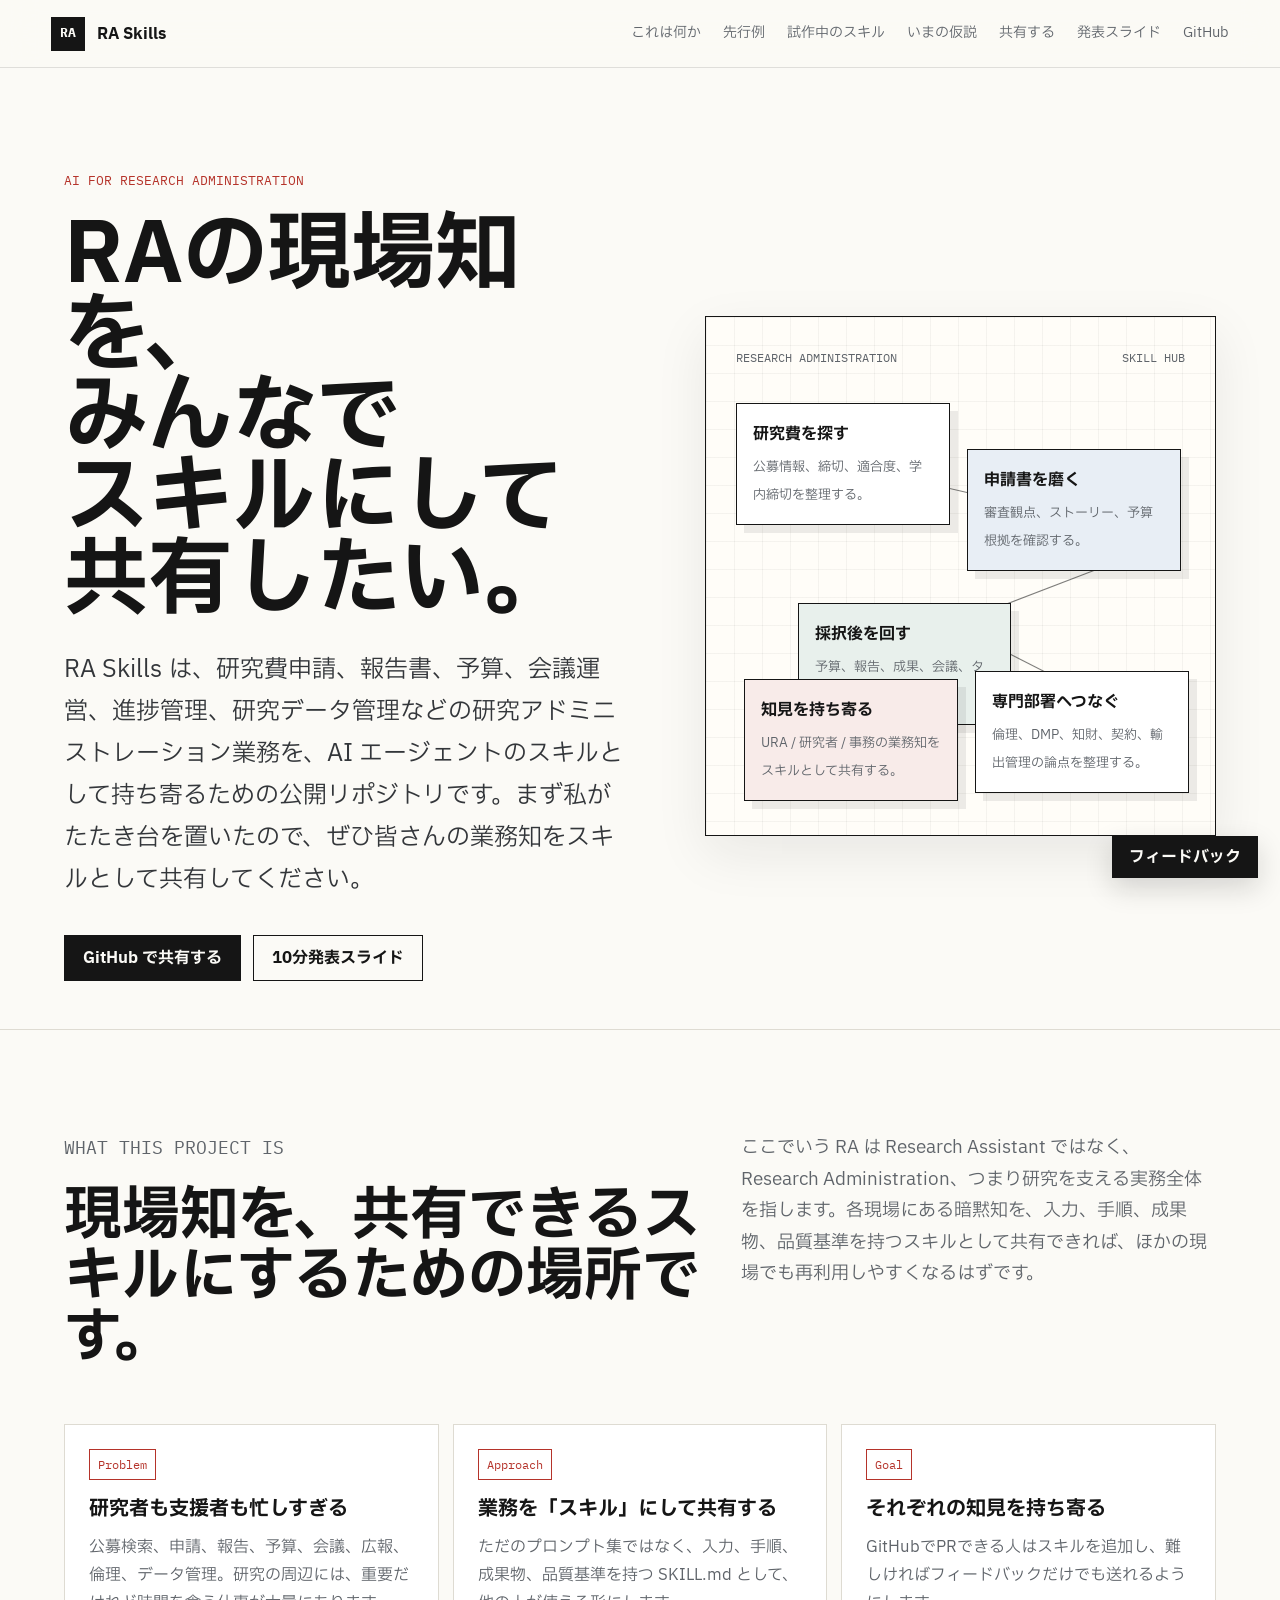
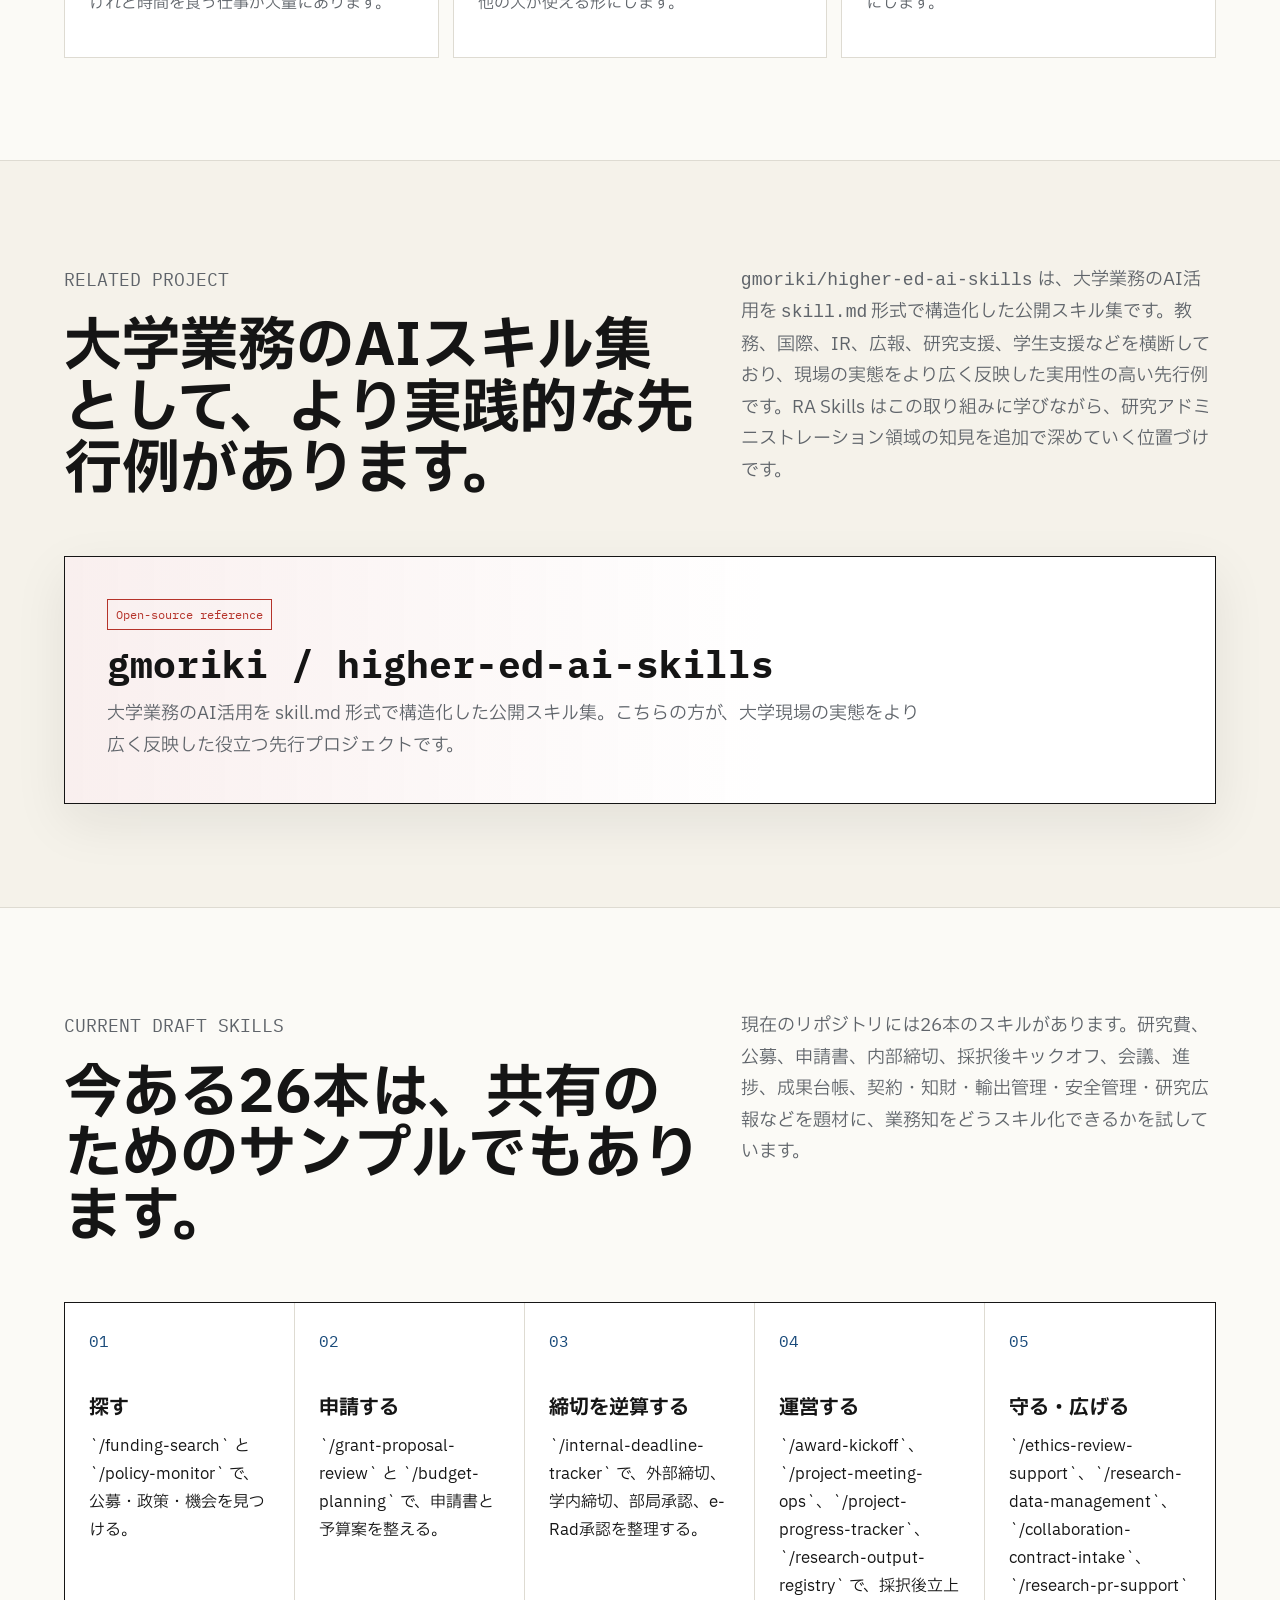
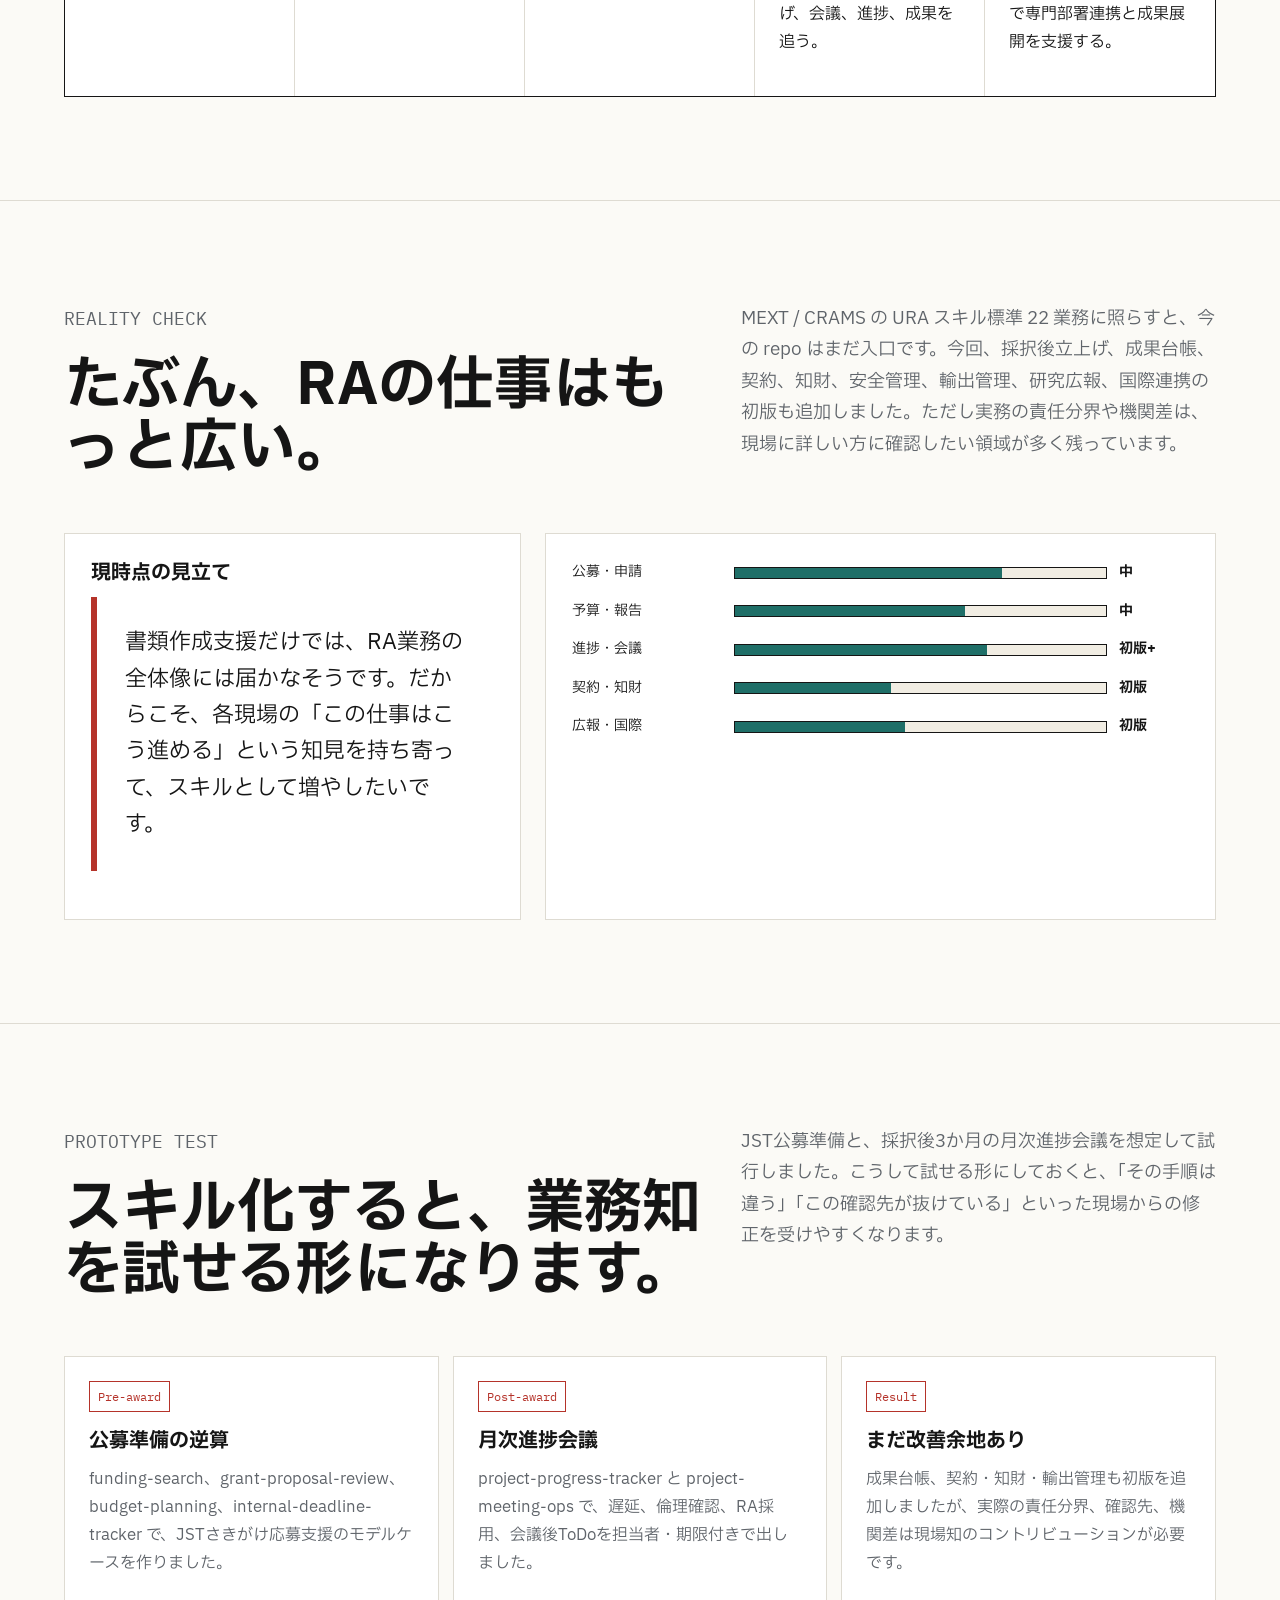
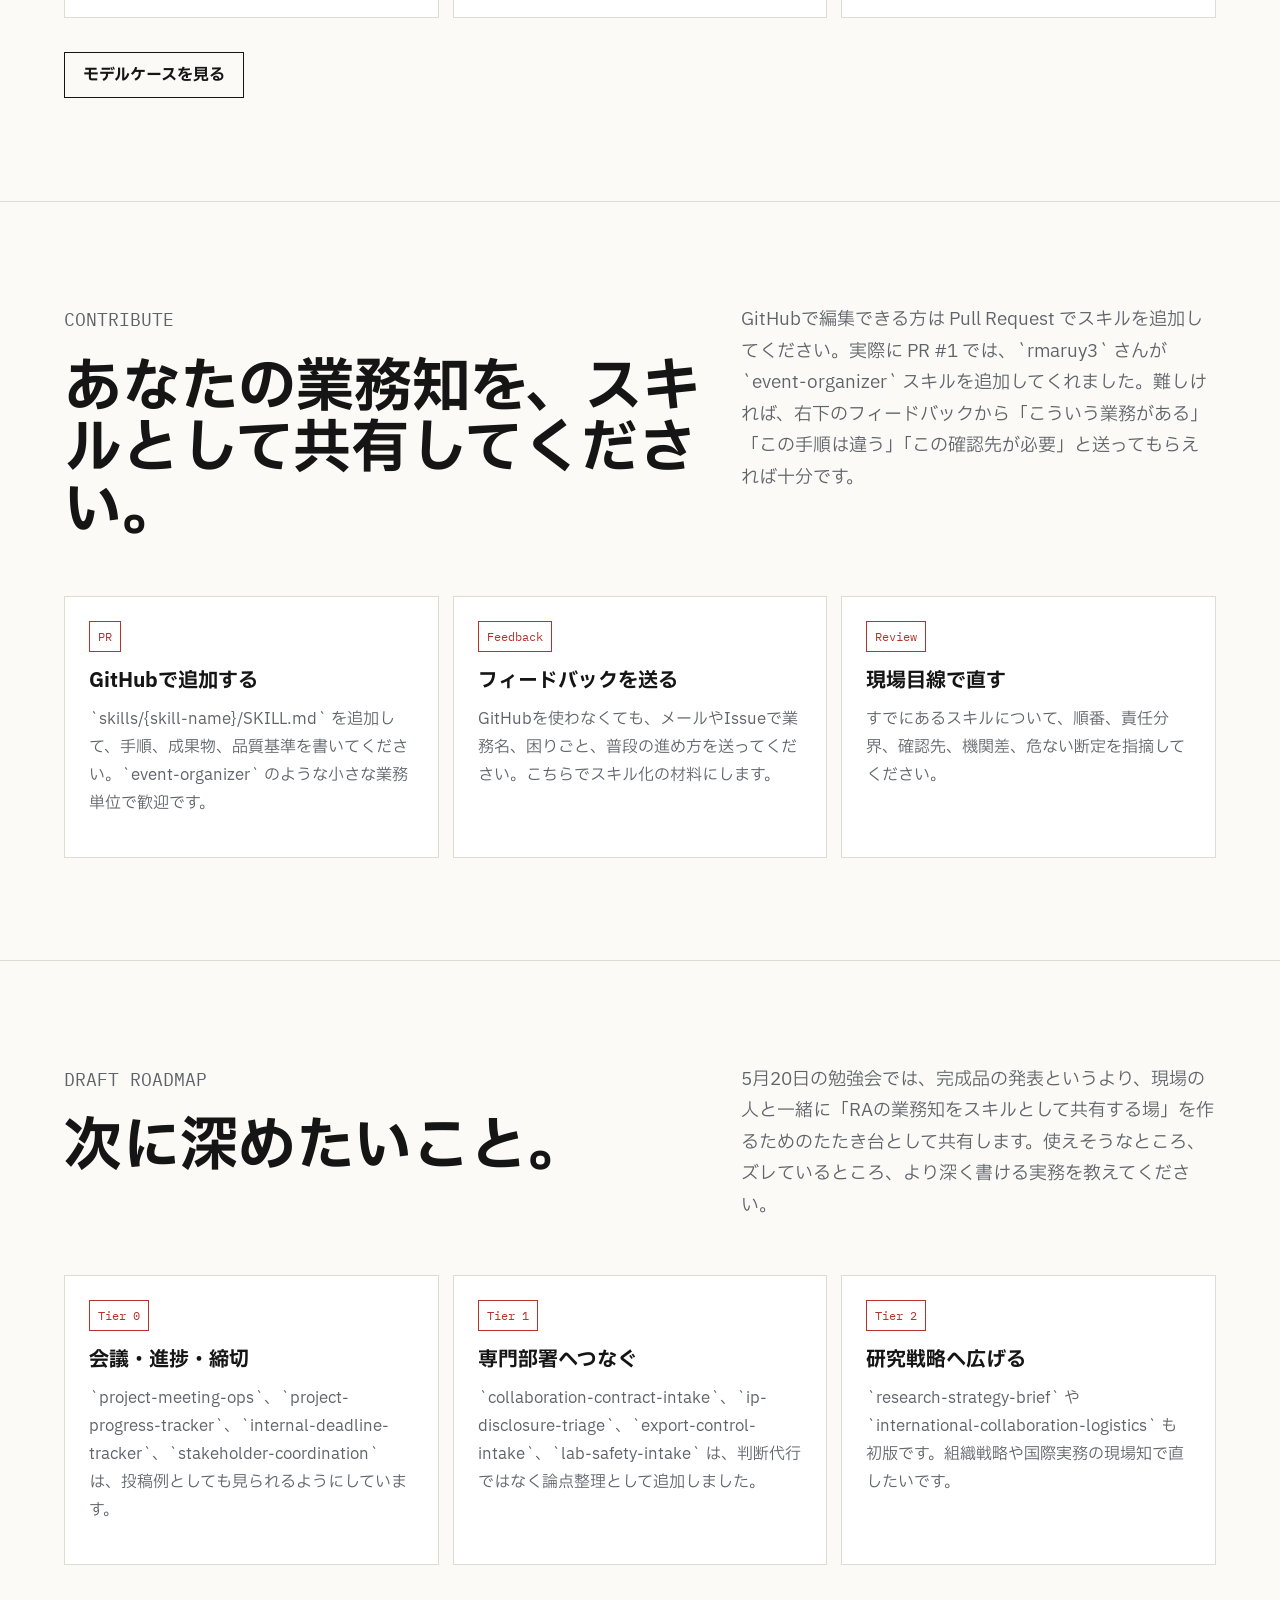
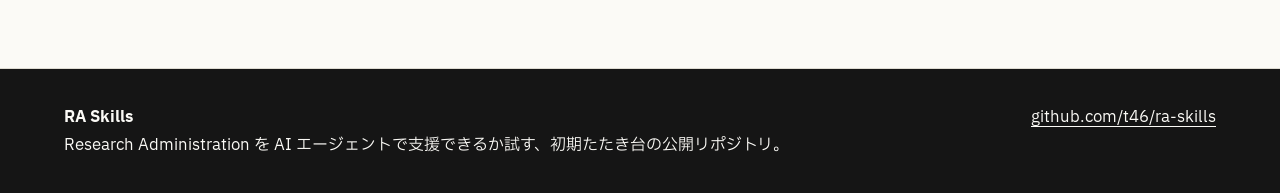
<file: index.html>
<!doctype html>
<html lang="ja">
  <head>
    <meta charset="utf-8">
    <meta name="viewport" content="width=device-width, initial-scale=1">
    <title>RA Skills | AI for Research Administration</title>
    <meta name="description" content="RA Skills は、研究アドミニストレーションの現場知を AI エージェントのスキルとして共有するための公開リポジトリです。">
    <link rel="canonical" href="https://t46.github.io/ra-skills/">
    <meta property="og:site_name" content="RA Skills">
    <meta property="og:title" content="RA Skills | AI for Research Administration">
    <meta property="og:description" content="研究アドミニストレーションの現場知を、AIエージェントのスキルとして共有するための公開リポジトリです。">
    <meta property="og:type" content="website">
    <meta property="og:url" content="https://t46.github.io/ra-skills/">
    <meta property="og:image" content="https://t46.github.io/ra-skills/assets/og-image-v2.png">
    <meta property="og:image:secure_url" content="https://t46.github.io/ra-skills/assets/og-image-v2.png">
    <meta property="og:image:type" content="image/png">
    <meta property="og:image:width" content="1200">
    <meta property="og:image:height" content="630">
    <meta name="twitter:card" content="summary_large_image">
    <meta name="twitter:domain" content="t46.github.io">
    <meta name="twitter:url" content="https://t46.github.io/ra-skills/">
    <meta name="twitter:title" content="RA Skills | AI for Research Administration">
    <meta name="twitter:description" content="研究アドミニストレーションの現場知を、AIエージェントのスキルとして共有するための公開リポジトリです。">
    <meta name="twitter:image" content="https://t46.github.io/ra-skills/assets/og-image-v2.png">
    <meta name="twitter:image:src" content="https://t46.github.io/ra-skills/assets/og-image-v2.png">
    <link rel="icon" href="data:image/svg+xml,%3Csvg xmlns='http://www.w3.org/2000/svg' viewBox='0 0 64 64'%3E%3Crect width='64' height='64' fill='%23151515'/%3E%3Ctext x='32' y='39' text-anchor='middle' font-size='18' font-family='monospace' fill='%23fbfaf6'%3ERA%3C/text%3E%3C/svg%3E">
    <link rel="preconnect" href="https://fonts.googleapis.com">
    <link rel="preconnect" href="https://fonts.gstatic.com" crossorigin>
    <link href="https://fonts.googleapis.com/css2?family=IBM+Plex+Mono:wght@400;600;700&family=IBM+Plex+Sans+JP:wght@400;500;700&display=swap" rel="stylesheet">
    <link rel="stylesheet" href="assets/site.css">
  </head>
  <body>
    <header class="site-header">
      <a class="brand" href="#">
        <span class="brand-mark">RA</span>
        <span>RA Skills</span>
      </a>
      <nav class="nav" aria-label="Primary">
        <a href="#what">これは何か</a>
        <a href="#related">先行例</a>
        <a href="#skills">試作中のスキル</a>
        <a href="#map">いまの仮説</a>
        <a href="#contribute">共有する</a>
        <a href="slides/">発表スライド</a>
        <a href="https://github.com/t46/ra-skills">GitHub</a>
      </nav>
    </header>

    <main>
      <section class="hero">
        <div>
          <p class="eyebrow">AI for Research Administration</p>
          <h1>
            <span>RAの現場知を、</span>
            <span>みんなで</span>
            <span>スキルにして</span>
            <span>共有したい。</span>
          </h1>
          <p class="lead">
            RA Skills は、研究費申請、報告書、予算、会議運営、進捗管理、研究データ管理などの研究アドミニストレーション業務を、AI エージェントのスキルとして持ち寄るための公開リポジトリです。まず私がたたき台を置いたので、ぜひ皆さんの業務知をスキルとして共有してください。
          </p>
          <div class="actions">
            <a class="button" href="https://github.com/t46/ra-skills">GitHub で共有する</a>
            <a class="button secondary" href="slides/">10分発表スライド</a>
          </div>
        </div>

        <div class="hero-visual" aria-label="RA Skills の概念図">
          <div class="system-map">
            <div class="map-title">
              <span>RESEARCH ADMINISTRATION</span>
              <span>SKILL HUB</span>
            </div>
            <div class="map-line line-1"></div>
            <div class="map-line line-2"></div>
            <div class="map-line line-3"></div>
            <div class="map-node node-a">
              <strong>研究費を探す</strong>
              <span>公募情報、締切、適合度、学内締切を整理する。</span>
            </div>
            <div class="map-node node-b">
              <strong>申請書を磨く</strong>
              <span>審査観点、ストーリー、予算根拠を確認する。</span>
            </div>
            <div class="map-node node-c">
              <strong>採択後を回す</strong>
              <span>予算、報告、成果、会議、タスクを追う。</span>
            </div>
            <div class="map-node node-d">
              <strong>専門部署へつなぐ</strong>
              <span>倫理、DMP、知財、契約、輸出管理の論点を整理する。</span>
            </div>
            <div class="map-node node-e">
              <strong>知見を持ち寄る</strong>
              <span>URA / 研究者 / 事務の業務知をスキルとして共有する。</span>
            </div>
          </div>
        </div>
      </section>

      <section class="section" id="what">
        <div class="section-head">
          <div>
            <p class="eyebrow">What this project is</p>
            <h2>現場知を、共有できるスキルにするための場所です。</h2>
          </div>
          <p>
            ここでいう RA は Research Assistant ではなく、Research Administration、つまり研究を支える実務全体を指します。各現場にある暗黙知を、入力、手順、成果物、品質基準を持つスキルとして共有できれば、ほかの現場でも再利用しやすくなるはずです。
          </p>
        </div>

        <div class="cards">
          <article class="card">
            <span class="label">Problem</span>
            <h3>研究者も支援者も忙しすぎる</h3>
            <p>公募検索、申請、報告、予算、会議、広報、倫理、データ管理。研究の周辺には、重要だけれど時間を食う仕事が大量にあります。</p>
          </article>
          <article class="card">
            <span class="label">Approach</span>
            <h3>業務を「スキル」にして共有する</h3>
            <p>ただのプロンプト集ではなく、入力、手順、成果物、品質基準を持つ SKILL.md として、他の人が使える形にします。</p>
          </article>
          <article class="card">
            <span class="label">Goal</span>
            <h3>それぞれの知見を持ち寄る</h3>
            <p>GitHubでPRできる人はスキルを追加し、難しければフィードバックだけでも送れるようにします。</p>
          </article>
        </div>
      </section>

      <section class="section related-section" id="related">
        <div class="section-head">
          <div>
            <p class="eyebrow">Related project</p>
            <h2>大学業務のAIスキル集として、より実践的な先行例があります。</h2>
          </div>
          <p>
            <code>gmoriki/higher-ed-ai-skills</code> は、大学業務のAI活用を <code>skill.md</code> 形式で構造化した公開スキル集です。教務、国際、IR、広報、研究支援、学生支援などを横断しており、現場の実態をより広く反映した実用性の高い先行例です。RA Skills はこの取り組みに学びながら、研究アドミニストレーション領域の知見を追加で深めていく位置づけです。
          </p>
        </div>

        <a class="related-card" href="https://github.com/gmoriki/higher-ed-ai-skills">
          <span class="label">Open-source reference</span>
          <strong>gmoriki / higher-ed-ai-skills</strong>
          <span>大学業務のAI活用を skill.md 形式で構造化した公開スキル集。こちらの方が、大学現場の実態をより広く反映した役立つ先行プロジェクトです。</span>
        </a>
      </section>

      <section class="section" id="skills">
        <div class="section-head">
          <div>
            <p class="eyebrow">Current draft skills</p>
            <h2>今ある26本は、共有のためのサンプルでもあります。</h2>
          </div>
          <p>
            現在のリポジトリには26本のスキルがあります。研究費、公募、申請書、内部締切、採択後キックオフ、会議、進捗、成果台帳、契約・知財・輸出管理・安全管理・研究広報などを題材に、業務知をどうスキル化できるかを試しています。
          </p>
        </div>

        <div class="workflow">
          <div class="step">
            <span class="num">01</span>
            <h3>探す</h3>
            <p>`/funding-search` と `/policy-monitor` で、公募・政策・機会を見つける。</p>
          </div>
          <div class="step">
            <span class="num">02</span>
            <h3>申請する</h3>
            <p>`/grant-proposal-review` と `/budget-planning` で、申請書と予算案を整える。</p>
          </div>
          <div class="step">
            <span class="num">03</span>
            <h3>締切を逆算する</h3>
            <p>`/internal-deadline-tracker` で、外部締切、学内締切、部局承認、e-Rad承認を整理する。</p>
          </div>
          <div class="step">
            <span class="num">04</span>
            <h3>運営する</h3>
            <p>`/award-kickoff`、`/project-meeting-ops`、`/project-progress-tracker`、`/research-output-registry` で、採択後立上げ、会議、進捗、成果を追う。</p>
          </div>
          <div class="step">
            <span class="num">05</span>
            <h3>守る・広げる</h3>
            <p>`/ethics-review-support`、`/research-data-management`、`/collaboration-contract-intake`、`/research-pr-support` で専門部署連携と成果展開を支援する。</p>
          </div>
        </div>
      </section>

      <section class="section" id="map">
        <div class="section-head">
          <div>
            <p class="eyebrow">Reality check</p>
            <h2>たぶん、RAの仕事はもっと広い。</h2>
          </div>
          <p>
            MEXT / CRAMS の URA スキル標準 22 業務に照らすと、今の repo はまだ入口です。今回、採択後立上げ、成果台帳、契約、知財、安全管理、輸出管理、研究広報、国際連携の初版も追加しました。ただし実務の責任分界や機関差は、現場に詳しい方に確認したい領域が多く残っています。
          </p>
        </div>

        <div class="coverage">
          <div class="coverage-panel">
            <h3>現時点の見立て</h3>
            <p class="callout">書類作成支援だけでは、RA業務の全体像には届かなそうです。だからこそ、各現場の「この仕事はこう進める」という知見を持ち寄って、スキルとして増やしたいです。</p>
          </div>
          <div class="coverage-panel">
            <div class="meter-list">
              <div class="meter"><span>公募・申請</span><div class="bar"><span style="width: 72%"></span></div><strong>中</strong></div>
              <div class="meter"><span>予算・報告</span><div class="bar"><span style="width: 62%"></span></div><strong>中</strong></div>
              <div class="meter"><span>進捗・会議</span><div class="bar"><span style="width: 68%"></span></div><strong>初版+</strong></div>
              <div class="meter"><span>契約・知財</span><div class="bar"><span style="width: 42%"></span></div><strong>初版</strong></div>
              <div class="meter"><span>広報・国際</span><div class="bar"><span style="width: 46%"></span></div><strong>初版</strong></div>
            </div>
          </div>
        </div>
      </section>

      <section class="section" id="model-case">
        <div class="section-head">
          <div>
            <p class="eyebrow">Prototype test</p>
            <h2>スキル化すると、業務知を試せる形になります。</h2>
          </div>
          <p>
            JST公募準備と、採択後3か月の月次進捗会議を想定して試行しました。こうして試せる形にしておくと、「その手順は違う」「この確認先が抜けている」といった現場からの修正を受けやすくなります。
          </p>
        </div>

        <div class="cards">
          <article class="card">
            <span class="label">Pre-award</span>
            <h3>公募準備の逆算</h3>
            <p>funding-search、grant-proposal-review、budget-planning、internal-deadline-tracker で、JSTさきがけ応募支援のモデルケースを作りました。</p>
          </article>
          <article class="card">
            <span class="label">Post-award</span>
            <h3>月次進捗会議</h3>
            <p>project-progress-tracker と project-meeting-ops で、遅延、倫理確認、RA採用、会議後ToDoを担当者・期限付きで出しました。</p>
          </article>
          <article class="card">
            <span class="label">Result</span>
            <h3>まだ改善余地あり</h3>
            <p>成果台帳、契約・知財・輸出管理も初版を追加しましたが、実際の責任分界、確認先、機関差は現場知のコントリビューションが必要です。</p>
          </article>
        </div>
        <div class="actions inline-actions">
          <a class="button secondary" href="https://github.com/t46/ra-skills/blob/main/examples/model-case-pre-award-jst-presto.md">モデルケースを見る</a>
        </div>
      </section>

      <section class="section" id="contribute">
        <div class="section-head">
          <div>
            <p class="eyebrow">Contribute</p>
            <h2>あなたの業務知を、スキルとして共有してください。</h2>
          </div>
          <p>
            GitHubで編集できる方は Pull Request でスキルを追加してください。実際に PR #1 では、`rmaruy3` さんが `event-organizer` スキルを追加してくれました。難しければ、右下のフィードバックから「こういう業務がある」「この手順は違う」「この確認先が必要」と送ってもらえれば十分です。
          </p>
        </div>

        <div class="cards">
          <article class="card">
            <span class="label">PR</span>
            <h3>GitHubで追加する</h3>
            <p>`skills/{skill-name}/SKILL.md` を追加して、手順、成果物、品質基準を書いてください。`event-organizer` のような小さな業務単位で歓迎です。</p>
          </article>
          <article class="card">
            <span class="label">Feedback</span>
            <h3>フィードバックを送る</h3>
            <p>GitHubを使わなくても、メールやIssueで業務名、困りごと、普段の進め方を送ってください。こちらでスキル化の材料にします。</p>
          </article>
          <article class="card">
            <span class="label">Review</span>
            <h3>現場目線で直す</h3>
            <p>すでにあるスキルについて、順番、責任分界、確認先、機関差、危ない断定を指摘してください。</p>
          </article>
        </div>
      </section>

      <section class="section">
        <div class="section-head">
          <div>
            <p class="eyebrow">Draft roadmap</p>
            <h2>次に深めたいこと。</h2>
          </div>
          <p>
            5月20日の勉強会では、完成品の発表というより、現場の人と一緒に「RAの業務知をスキルとして共有する場」を作るためのたたき台として共有します。使えそうなところ、ズレているところ、より深く書ける実務を教えてください。
          </p>
        </div>

        <div class="cards">
          <article class="card">
            <span class="label">Tier 0</span>
            <h3>会議・進捗・締切</h3>
            <p>`project-meeting-ops`、`project-progress-tracker`、`internal-deadline-tracker`、`stakeholder-coordination` は、投稿例としても見られるようにしています。</p>
          </article>
          <article class="card">
            <span class="label">Tier 1</span>
            <h3>専門部署へつなぐ</h3>
            <p>`collaboration-contract-intake`、`ip-disclosure-triage`、`export-control-intake`、`lab-safety-intake` は、判断代行ではなく論点整理として追加しました。</p>
          </article>
          <article class="card">
            <span class="label">Tier 2</span>
            <h3>研究戦略へ広げる</h3>
            <p>`research-strategy-brief` や `international-collaboration-logistics` も初版です。組織戦略や国際実務の現場知で直したいです。</p>
          </article>
        </div>
      </section>

    </main>

    <details class="feedback-widget">
      <summary>フィードバック</summary>
      <div class="feedback-popover">
        <p>追加したいスキルや、現場の手順を送ってください。</p>
        <div class="feedback-links">
          <span class="feedback-email">メール: info@unktok.com</span>
          <a href="https://github.com/t46/ra-skills/issues/new">Issueを作成</a>
        </div>
      </div>
    </details>

    <footer class="site-footer">
      <div>
        <strong>RA Skills</strong><br>
        Research Administration を AI エージェントで支援できるか試す、初期たたき台の公開リポジトリ。
      </div>
      <a href="https://github.com/t46/ra-skills">github.com/t46/ra-skills</a>
    </footer>
  </body>
</html>
</file>
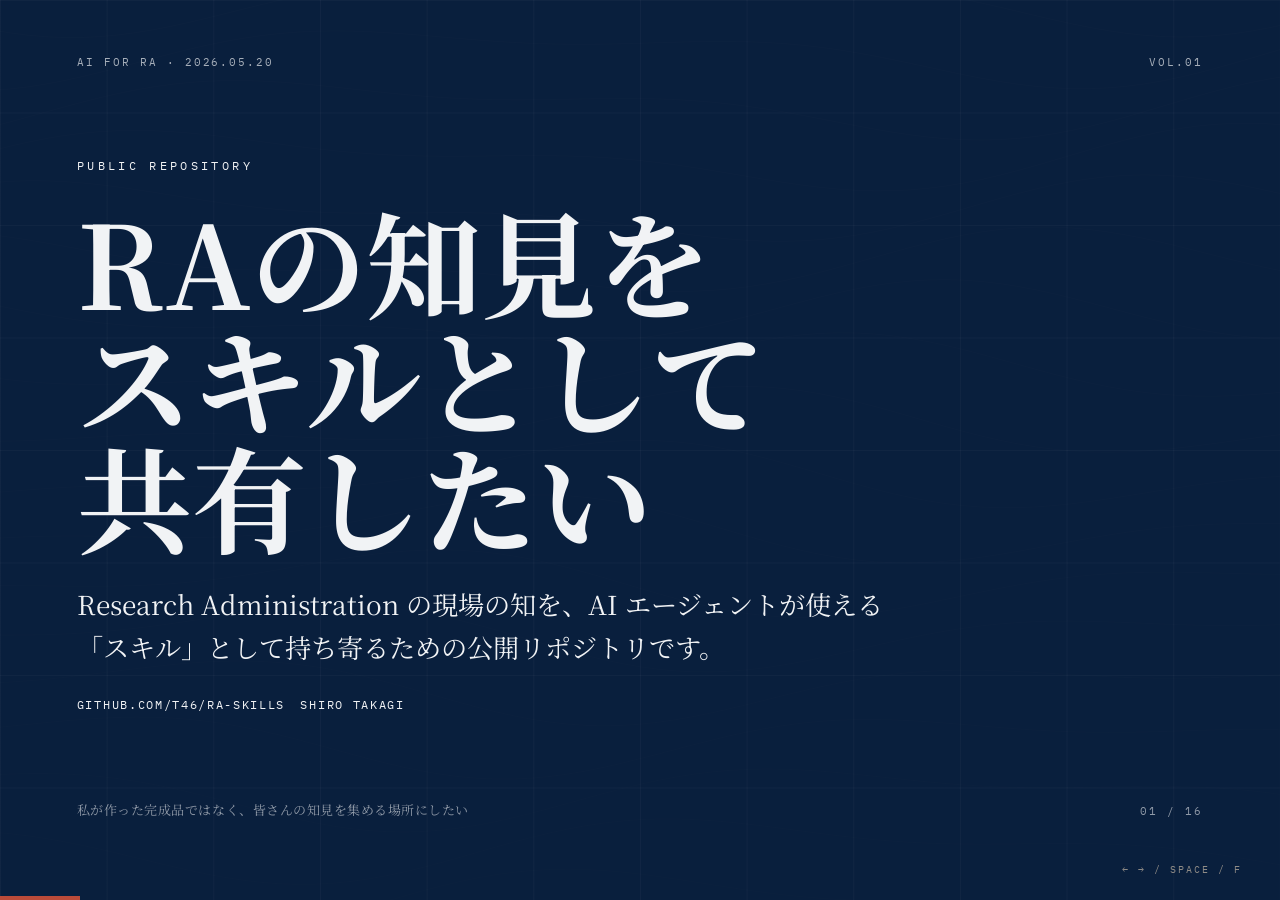
<file: slides/index.html>
<!doctype html>
<html lang="ja">
  <head>
    <meta charset="utf-8">
    <meta name="viewport" content="width=device-width, initial-scale=1">
    <title>RA Skills | AI for RA 勉強会</title>
    <meta name="description" content="Research Administration の現場知を、AIエージェントが使えるスキルとして共有するための10分発表スライドです。">
    <link rel="canonical" href="https://t46.github.io/ra-skills/slides/">
    <meta property="og:site_name" content="RA Skills">
    <meta property="og:title" content="RA Skills | AI for RA 勉強会">
    <meta property="og:description" content="Research Administration の現場知を、AIエージェントが使えるスキルとして共有するための10分発表スライドです。">
    <meta property="og:type" content="website">
    <meta property="og:url" content="https://t46.github.io/ra-skills/slides/">
    <meta property="og:image" content="https://t46.github.io/ra-skills/slides/og-image-v2.png">
    <meta property="og:image:secure_url" content="https://t46.github.io/ra-skills/slides/og-image-v2.png">
    <meta property="og:image:type" content="image/png">
    <meta property="og:image:width" content="1200">
    <meta property="og:image:height" content="630">
    <meta name="twitter:card" content="summary_large_image">
    <meta name="twitter:domain" content="t46.github.io">
    <meta name="twitter:url" content="https://t46.github.io/ra-skills/slides/">
    <meta name="twitter:title" content="RA Skills | AI for RA 勉強会">
    <meta name="twitter:description" content="Research Administration の現場知を、AIエージェントが使えるスキルとして共有するための10分発表スライドです。">
    <meta name="twitter:image" content="https://t46.github.io/ra-skills/slides/og-image-v2.png">
    <meta name="twitter:image:src" content="https://t46.github.io/ra-skills/slides/og-image-v2.png">
    <link rel="icon" href="data:image/svg+xml,%3Csvg xmlns='http://www.w3.org/2000/svg' viewBox='0 0 64 64'%3E%3Crect width='64' height='64' fill='%230a1f3d'/%3E%3Ctext x='32' y='39' text-anchor='middle' font-size='18' font-family='serif' fill='%23f1f3f5'%3ERA%3C/text%3E%3C/svg%3E">
    <link rel="preconnect" href="https://fonts.googleapis.com">
    <link rel="preconnect" href="https://fonts.gstatic.com" crossorigin>
    <link href="https://fonts.googleapis.com/css2?family=IBM+Plex+Mono:wght@400;500;600&family=Noto+Sans+JP:wght@300;400;500;700;900&family=Noto+Serif+JP:wght@400;500;600;700;900&family=Playfair+Display:wght@600;700;800&display=swap" rel="stylesheet">
    <link rel="stylesheet" href="slides.css">
  </head>
  <body>
    <canvas class="bg" aria-hidden="true"></canvas>
    <main class="deck">
      <section class="slide hero dark is-active">
        <div class="chrome">
          <div>AI for RA · 2026.05.20</div>
          <div>Vol.01</div>
        </div>
        <div class="frame">
          <div class="kicker" data-anim style="--i:0">Public Repository</div>
          <h1 class="h-hero" data-anim style="--i:1">RAの知見を<br>スキルとして<br>共有したい</h1>
          <p class="lead" data-anim style="--i:2">Research Administration の現場の知を、AI エージェントが使える「スキル」として持ち寄るための公開リポジトリです。</p>
          <div class="meta-row" data-anim style="--i:3">
            <span>github.com/t46/ra-skills</span><span>Shiro Takagi</span>
          </div>
        </div>
        <div class="foot">
          <div class="issue">私が作った完成品ではなく、皆さんの知見を集める場所にしたい</div>
          <div>01 / 16</div>
        </div>
        <aside class="notes">
          今日は「使えるスキルを作りました」という発表ではなく、RA/URAの現場の知をスキルとして共有する場所を作りたい、という提案です。私が置いたものはサンプルで、ぜひ皆さんの知見を持ち寄ってほしいです。
        </aside>
      </section>

      <section class="slide light">
        <div class="chrome">
          <div>Act I · Why</div>
          <div>02 / 16</div>
        </div>
        <div class="frame">
          <div class="kicker" data-anim style="--i:0">研究の周辺にある仕事</div>
          <h2 class="h-xl" data-anim style="--i:1">研究のまわりには、<br>AIに任せたい仕事が<br>山ほどある。</h2>
          <div class="grid-3">
            <div class="pillar" data-anim style="--i:2">
              <div class="ic">01</div>
              <div class="t">研究費</div>
              <div class="d">公募検索、要件確認、申請書、予算、e-Rad。締切は学内の手続き込みで動く。</div>
            </div>
            <div class="pillar" data-anim style="--i:3">
              <div class="ic">02</div>
              <div class="t">採択後</div>
              <div class="d">会議、進捗、予算執行、報告書、評価対応。研究は採択後の運営で止まりやすい。</div>
            </div>
            <div class="pillar" data-anim style="--i:4">
              <div class="ic">03</div>
              <div class="t">周辺実務</div>
              <div class="d">倫理、DMP、契約、知財、広報、イベント。専門部署につなぐ前処理も大きい。</div>
            </div>
          </div>
        </div>
        <div class="foot">
          <div class="issue">AI for Science の前に、AI for Research Administration</div>
          <div>Field Note</div>
        </div>
      </section>

      <section class="slide dark">
        <div class="chrome">
          <div>Act II · Definition</div>
          <div>03 / 16</div>
        </div>
        <div class="frame split">
          <div>
            <div class="kicker" data-anim style="--i:0">What is a skill?</div>
            <h2 class="h-xl title-fit" data-anim style="--i:1">現場の暗黙知を、<br>共有できる<br>業務手順にする。</h2>
          <p class="body" data-anim style="--i:2">入力、手順、成果物、品質基準を <code>SKILL.md</code> として書く。個人や部署に閉じたノウハウを、ほかの人も試せる形にする。</p>
          </div>
          <div class="callout" data-anim style="--i:3">Input → Procedure → Output → Quality Gate</div>
        </div>
        <div class="foot">
          <div class="issue">Skill = 現場の知を共有するための小さな単位</div>
          <div>Method</div>
        </div>
      </section>

      <section class="slide light">
        <div class="chrome">
          <div>Concept · Agent Skills</div>
          <div>04 / 16</div>
        </div>
        <div class="frame skill-explainer">
          <div class="skill-explainer-copy">
            <div class="kicker" data-anim style="--i:0">そもそも「スキル」とは</div>
            <h2 class="h-xl title-fit" data-anim style="--i:1">AIに渡す、<br>業務用の<br>手順書です。</h2>
            <p class="body skill-body" data-anim style="--i:2">AIエージェントは文章を読み、調べ、整理し、ファイルを作れます。ただし、大学業務の進め方や確認先は最初から知っているわけではありません。そこで「この業務は、何を入力にして、どの順番で進め、何を出力し、どこを確認するか」を <code>SKILL.md</code> に書いて渡します。</p>
          </div>
          <div class="skill-diagram" data-anim style="--i:3">
            <div class="skill-node human">
              <span class="node-label">現場の知</span>
              <strong>普段の手順・判断・確認先</strong>
            </div>
            <div class="diagram-arrow">→</div>
            <div class="skill-node file">
              <span class="node-label">SKILL.md</span>
              <strong>入力 / 手順 / 成果物 / 品質基準</strong>
            </div>
            <div class="diagram-arrow">→</div>
            <div class="skill-node agent">
              <span class="node-label">AIエージェント</span>
              <strong>読んで、作業し、確認する</strong>
            </div>
            <div class="diagram-output">
              <div class="output-chip">公募表</div>
              <div class="output-chip">ToDo</div>
              <div class="output-chip">レビュー</div>
              <div class="output-chip">依頼文</div>
            </div>
            <div class="diagram-note">スキルは「AIそのもの」ではなく、AIが業務を外さないための実務メモです。</div>
          </div>
        </div>
        <div class="foot">
          <div class="issue">人の知見を、AIエージェントが使える業務パッケージにする</div>
          <div>Shared Ground</div>
        </div>
      </section>

      <section class="slide dark">
        <div class="chrome">
          <div>Related Work · Higher Ed Skills</div>
          <div>05 / 16</div>
        </div>
        <div class="frame related-slide">
          <div>
            <div class="kicker" data-anim style="--i:0">先行例として紹介したいもの</div>
            <h2 class="h-xl title-fit" data-anim style="--i:1">より現場に近い<br>大学業務の<br>AIスキル集。</h2>
            <p class="body" data-anim style="--i:2"><code>gmoriki/higher-ed-ai-skills</code> は、大学業務のAI活用を <code>skill.md</code> 形式で構造化した公開スキル集です。教務、国際、IR、広報、研究支援、学生支援まで横断していて、現場の実態をより広く反映した実用的な先行例です。</p>
          </div>
          <div class="related-board" data-anim style="--i:3">
            <div class="repo-line">
              <span>GitHub</span>
              <strong>gmoriki / higher-ed-ai-skills</strong>
            </div>
            <div class="domain-grid">
              <div>教務</div>
              <div>国際</div>
              <div>IR</div>
              <div>広報</div>
              <div>研究支援</div>
              <div>学生支援</div>
            </div>
            <div class="relation-note">RA Skills は、この先行例に学びながら、Research Administration 領域の知見を追加で深める試みとして進めます。</div>
          </div>
        </div>
        <div class="foot">
          <div class="issue">より実用的な先行例に学びながら、研究支援の現場知を持ち寄りたい</div>
          <div>Reference</div>
        </div>
      </section>

      <section class="slide light">
        <div class="chrome">
          <div>Repository · Current Skills</div>
          <div>06 / 16</div>
        </div>
        <div class="frame">
          <div class="kicker" data-anim style="--i:0">まず置いたサンプル</div>
          <h2 class="h-xl" data-anim style="--i:1">現在は、<br>26本の<br>たたき台です。</h2>
          <div class="grid-4">
            <div class="stat-card" data-anim style="--i:2">
              <div class="stat-label">Discover</div>
              <div class="stat-nb">04</div>
              <div class="stat-note">policy-monitor<br>funding-search<br>research-metrics<br>research-strategy-brief</div>
            </div>
            <div class="stat-card" data-anim style="--i:3">
              <div class="stat-label">Prepare</div>
              <div class="stat-nb">04</div>
              <div class="stat-note">grant-proposal-review<br>budget-planning<br>internal-deadline-tracker<br>era-guide</div>
            </div>
            <div class="stat-card" data-anim style="--i:4">
              <div class="stat-label">Operate</div>
              <div class="stat-nb">08</div>
              <div class="stat-note">award-kickoff<br>project-meeting-ops<br>project-progress-tracker<br>research-output-registry<br>project-closeout</div>
            </div>
            <div class="stat-card" data-anim style="--i:5">
              <div class="stat-label">Govern</div>
              <div class="stat-nb">10</div>
              <div class="stat-note">contract / IP / PR<br>export-control<br>lab-safety<br>international logistics</div>
            </div>
          </div>
        </div>
        <div class="foot">
          <div class="issue">これは完成品ではなく、こう書けそうという投稿例です</div>
          <div>Inventory</div>
        </div>
      </section>

      <section class="slide dark">
        <div class="chrome">
          <div>Skills · What You Can Ask</div>
          <div>07 / 16</div>
        </div>
        <div class="frame">
          <div class="kicker" data-anim style="--i:0">スキル化の例</div>
          <h2 class="h-md" data-anim style="--i:1">こんな業務知を、スキルとして共有できます。</h2>
          <div class="grid-6 skill-matrix">
            <div class="mini-skill" data-anim style="--i:2">
              <div class="name">funding-search</div>
              <div class="task">出せそうな公募を探す</div>
              <div class="out">公募一覧、適合度、応募資格、公式URL、締切、確認事項。</div>
            </div>
            <div class="mini-skill" data-anim style="--i:3">
              <div class="name">award-kickoff</div>
              <div class="task">採択後を立ち上げる</div>
              <div class="out">FA、経理、契約、倫理、DMP、共同機関の初期確認表。</div>
            </div>
            <div class="mini-skill" data-anim style="--i:4">
              <div class="name">research-output-registry</div>
              <div class="task">成果を台帳にする</div>
              <div class="out">論文、発表、特許、データ、広報、受賞の状態と根拠。</div>
            </div>
            <div class="mini-skill" data-anim style="--i:5">
              <div class="name">contract / IP intake</div>
              <div class="task">専門部署へつなぐ</div>
              <div class="out">契約・知財の判断を代行せず、確認論点と依頼文にする。</div>
            </div>
            <div class="mini-skill" data-anim style="--i:6">
              <div class="name">export / safety intake</div>
              <div class="task">止めるべき作業を見る</div>
              <div class="out">海外送付、技術提供、危険物、委員会確認を保留ToDoにする。</div>
            </div>
            <div class="mini-skill" data-anim style="--i:7">
              <div class="name">research-pr-support</div>
              <div class="task">成果を伝える</div>
              <div class="out">プレスリリース、研究紹介、公開前確認、取材対応メモ。</div>
            </div>
          </div>
        </div>
        <div class="foot">
          <div class="issue">皆さんの業務も、この粒度で共有できるかもしれない</div>
          <div>Examples</div>
        </div>
      </section>

      <section class="slide light">
        <div class="chrome">
          <div>Skills · Output Image</div>
          <div>08 / 16</div>
        </div>
        <div class="frame">
          <div class="kicker" data-anim style="--i:0">共有したい知見の形</div>
          <h2 class="h-xl" data-anim style="--i:1">「こう進める」を、<br>確認表やToDoに落とす。</h2>
          <div>
            <div class="rowline" data-anim style="--i:2">
              <div class="k">公募準備</div>
              <div class="v">「この公募、間に合う？」に対して、学内締切・推薦枠・共同機関承諾・e-Rad承認を未確認事項として出す。</div>
              <div class="m">Pre-award</div>
            </div>
            <div class="rowline" data-anim style="--i:3">
              <div class="k">月次会議</div>
              <div class="v">「来週の定例会を準備して」に対して、論点、アジェンダ、議事録テンプレ、会議後ToDoを作る。</div>
              <div class="m">Ops</div>
            </div>
            <div class="rowline" data-anim style="--i:4">
              <div class="k">専門部署</div>
              <div class="v">「これは契約・知財・輸出管理・安全が絡む？」に対して、断定せず、確認先と確認依頼文に変換する。</div>
              <div class="m">Govern</div>
            </div>
          </div>
        </div>
        <div class="foot">
          <div class="issue">判断そのものより、確認先・未決事項・次アクションを共有したい</div>
          <div>Outputs</div>
        </div>
      </section>

      <section class="slide hero light">
        <div class="chrome">
          <div>Example · Request</div>
          <div>09 / 16</div>
        </div>
        <div class="frame split">
          <div class="prompt-card" data-anim style="--i:0">
            <span class="accent">User</span><br><br>
            「若手PI向けに、今後3ヶ月で出せる研究費公募を探して。AIとメタサイエンス寄り。締切と学内準備も逆算して。」
          </div>
          <div class="output-card" data-anim style="--i:1">
            <span class="accent">Skill output</span><br><br>
            公募一覧 / 適合度と理由 / 公式URL / 応募資格 / 内部締切の確認事項 / 申請準備 ToDo
          </div>
        </div>
        <div class="foot">
          <div class="issue">このような依頼例も、現場ごとに増やしていきたい</div>
          <div>Demo</div>
        </div>
      </section>

      <section class="slide light">
        <div class="chrome">
          <div>Model Case · Pre-award</div>
          <div>10 / 16</div>
        </div>
        <div class="frame">
          <div class="kicker" data-anim style="--i:0">実際に6つのスキルをつないでみる</div>
          <h2 class="h-xl title-fit model-title" data-anim style="--i:1">例えば、締切から逆算した<br>作業表まで出せます。</h2>
          <div class="schedule-compact" data-anim style="--i:2">
            <div class="schedule-head">
              <span>日付</span><span>ToDo</span><span>担当 / 状態 / 備考</span>
            </div>
            <div class="schedule-row urgent">
              <div class="date">5/19</div>
              <div class="task">応募意思、応募資格、重複制限、学内締切を確認</div>
              <div class="meta">PI / URA / 部局事務 · 最優先 · 学内締切が過ぎていれば申請困難</div>
            </div>
            <div class="schedule-row">
              <div class="date">5/21</div>
              <div class="task">申請書初稿、研究費内訳、倫理・COI確認</div>
              <div class="meta">PI · 要対応 · URAレビュー範囲を絞る</div>
            </div>
            <div class="schedule-row">
              <div class="date">5/22</div>
              <div class="task">URAレビュー、予算確認、e-Rad入力開始</div>
              <div class="meta">URA / 事務 · 要対応 · PDF形式とファイルサイズを確認</div>
            </div>
            <div class="schedule-row urgent">
              <div class="date">5/25</div>
              <div class="task">事務確認、機関承認依頼</div>
              <div class="meta">部局事務 / 本部 · 高リスク · 機関承認の処理時間を要確認</div>
            </div>
          </div>
        </div>
        <div class="foot">
          <div class="issue">成果物は examples/model-case-pre-award-jst-presto.md にまとめました</div>
          <div>Model Case</div>
        </div>
        <aside class="notes">
          9ページ目では、抽象的にスキルをつないだと言うのではなく、実際に出たものを見せます。JSTさきがけを候補にし、締切が近いので高リスクと判定し、申請書の弱点を「業務自動化に見える」と指摘し、5月19日から26日までの逆算ToDoに落としました。詳細は examples のMarkdownにあります。
        </aside>
      </section>

      <section class="slide dark">
        <div class="chrome">
          <div>Model Case · Skill Outputs</div>
          <div>11 / 16</div>
        </div>
        <div class="frame split output-split">
          <div>
            <div class="kicker" data-anim style="--i:0">出てきた成果物</div>
            <h2 class="h-xl title-fit" data-anim style="--i:1"><span class="nowrap">スキルごとに、</span><br>具体的な判断材料が<br>出てきます。</h2>
            <p class="body" data-anim style="--i:2">「何となく支援する」ではなく、公募表、レビュー指摘、予算案、締切表、依頼メール、e-Rad確認リストに分解する。</p>
          </div>
          <div class="output-card" data-anim style="--i:3">
            <div class="output-row"><span class="accent">funding-search</span><strong>JSTさきがけを第一候補。締切、領域、適合理由、確認事項を整理。</strong></div>
            <div class="output-row"><span class="accent">grant-proposal-review</span><strong>「業務自動化に見える」を弱点として、研究上の問いに書き換える。</strong></div>
            <div class="output-row"><span class="accent">budget / deadline / e-Rad</span><strong>仮予算、学内締切、機関承認、PDF提出前チェックを作る。</strong></div>
          </div>
        </div>
        <div class="foot">
          <div class="issue">スキルは「答え」よりも、確認すべき材料を作る</div>
          <div>Outputs</div>
        </div>
      </section>

      <section class="slide light">
        <div class="chrome">
          <div>Model Case · Deadline Map</div>
          <div>12 / 16</div>
        </div>
        <div class="frame">
          <div class="kicker" data-anim style="--i:0">締切を作業日に変換する</div>
          <h2 class="h-md" data-anim style="--i:1">外部締切だけでなく、学内確認と機関承認を先に置く。</h2>
          <div class="pipeline">
            <div class="step" data-anim style="--i:2">
              <div class="step-nb">5/19</div>
              <div class="step-title">学内締切確認</div>
              <div class="step-desc">応募資格、重複制限、e-Rad承認可否を確認。</div>
            </div>
            <div class="step" data-anim style="--i:3">
              <div class="step-nb">5/21</div>
              <div class="step-title">初稿</div>
              <div class="step-desc">研究構想、評価指標、予算案をそろえる。</div>
            </div>
            <div class="step" data-anim style="--i:4">
              <div class="step-nb">5/22</div>
              <div class="step-title">URAレビュー</div>
              <div class="step-desc">独自性、研究計画、予算根拠を見る。</div>
            </div>
            <div class="step" data-anim style="--i:5">
              <div class="step-nb">5/25</div>
              <div class="step-title">機関承認依頼</div>
              <div class="step-desc">PDF、e-Rad入力、承認フローを渡す。</div>
            </div>
            <div class="step" data-anim style="--i:6">
              <div class="step-nb">5/26</div>
              <div class="step-title">外部締切</div>
              <div class="step-desc">12:00締切。前日提出を目標にする。</div>
            </div>
          </div>
        </div>
        <div class="foot">
          <div class="issue">外部締切まで7日。だから「高リスク」と表示する</div>
          <div>Timeline</div>
        </div>
      </section>

      <section class="slide dark">
        <div class="chrome">
          <div>Reality Check · Audit</div>
          <div>13 / 16</div>
        </div>
        <div class="frame">
          <div class="kicker" data-anim style="--i:0">MEXT / CRAMS の業務分類と照合</div>
          <h2 class="h-xl" data-anim style="--i:1">監査して分かったこと。<br>RA業務はもっと広い。</h2>
          <div class="pipeline">
            <div class="step" data-anim style="--i:2">
              <div class="step-nb">01</div>
              <div class="step-title">政策・研究力分析</div>
              <div class="step-desc">情報収集と戦略の下準備。</div>
            </div>
            <div class="step" data-anim style="--i:3">
              <div class="step-nb">02</div>
              <div class="step-title">公募・申請支援</div>
              <div class="step-desc nowrap">今のrepoが比較的強い領域。</div>
            </div>
            <div class="step" data-anim style="--i:4">
              <div class="step-nb">03</div>
              <div class="step-title">内部・対外折衝</div>
              <div class="step-desc">現場ではここが重い。</div>
            </div>
            <div class="step" data-anim style="--i:5">
              <div class="step-nb">04</div>
              <div class="step-title">進捗・会議・予算</div>
              <div class="step-desc">採択後の運営そのもの。</div>
            </div>
            <div class="step" data-anim style="--i:6">
              <div class="step-nb">05</div>
              <div class="step-title">契約・知財・広報</div>
              <div class="step-desc">専門部署に渡す論点整理。</div>
            </div>
          </div>
        </div>
        <div class="foot">
          <div class="issue">書類支援から、プロジェクト運営支援へ</div>
          <div>Gap</div>
        </div>
      </section>

      <section class="slide light">
        <div class="chrome">
          <div>New Layer · Operations</div>
          <div>14 / 16</div>
        </div>
        <div class="frame">
          <div class="kicker" data-anim style="--i:0">今回の投稿例</div>
          <h2 class="h-xl" data-anim style="--i:1">「採択後を回す」知見を、<br>試しにスキル化しました。</h2>
          <div class="grid-4">
            <div class="pillar" data-anim style="--i:2">
              <div class="ic">01</div>
              <div class="t">締切</div>
              <div class="d">外部締切から、学内締切、部局承認、e-Rad承認、共同機関の締切を逆算する。</div>
            </div>
            <div class="pillar" data-anim style="--i:3">
              <div class="ic">02</div>
              <div class="t">会議</div>
              <div class="d">日程調整、アジェンダ、議事録、欠席者共有、会議後ToDoまで作る。</div>
            </div>
            <div class="pillar" data-anim style="--i:4">
              <div class="ic">03</div>
              <div class="t">進捗</div>
              <div class="d">月次サマリー、マイルストーン、リスク、成果登録表を報告書につなぐ。</div>
            </div>
            <div class="pillar" data-anim style="--i:5">
              <div class="ic">04</div>
              <div class="t">調整</div>
              <div class="d">関係者、合意事項、未決事項、専門部署への確認依頼を整理する。</div>
            </div>
          </div>
        </div>
        <div class="foot">
          <div class="issue">これは一例です。実際の現場の進め方で直したい</div>
          <div>Prototype</div>
        </div>
      </section>

      <section class="slide hero dark">
        <div class="chrome">
          <div>Roadmap · Next Depth</div>
          <div>15 / 16</div>
        </div>
        <div class="frame">
          <div class="kicker" data-anim style="--i:0">初版を現場の知で深くする</div>
          <h2 class="h-xl" data-anim style="--i:1">次は、皆さんの得意な業務で直したい。</h2>
          <div>
            <div class="rowline" data-anim style="--i:2">
              <div class="k">Tier 0</div>
              <div class="v">meeting / progress / deadline / stakeholder は、具体例と機関差を増やしたい</div>
              <div class="m">Operate</div>
            </div>
            <div class="rowline" data-anim style="--i:3">
              <div class="k">Tier 1</div>
              <div class="v">contract / IP / export-control / safety / PR は、専門部署への渡し方を現場で検証したい</div>
              <div class="m">Coordinate</div>
            </div>
            <div class="rowline" data-anim style="--i:4">
              <div class="k">Tier 2</div>
              <div class="v">strategy / international / closeout は、組織ごとの実務をもっと知りたい</div>
              <div class="m">Scale</div>
            </div>
          </div>
        </div>
        <div class="foot">
          <div class="issue">すでに PR #1 では、event-organizer スキルが追加されています</div>
          <div>Review Needed</div>
        </div>
      </section>

      <section class="slide light">
        <div class="chrome">
          <div>Invitation · Feedback</div>
          <div>16 / 16</div>
        </div>
        <div class="frame center">
          <div class="kicker" data-anim style="--i:0">お願い</div>
          <h2 class="h-hero" data-anim style="--i:1">あなたの知見を、<br>スキルとして<br>共有してください！</h2>
          <div class="grid-3" style="width:100%; text-align:left">
            <div class="pillar" data-anim style="--i:2">
              <div class="ic">01</div>
              <div class="t">PRできる人はPRで</div>
              <div class="d">`skills/` に新しい SKILL.md を追加してください。実際に event-organizer はPRで追加されました。</div>
            </div>
            <div class="pillar" data-anim style="--i:3">
              <div class="ic">02</div>
              <div class="t">難しければフィードバックで</div>
              <div class="d">業務名、普段の手順、確認先、危ない判断だけでも送ってください。</div>
            </div>
            <div class="pillar" data-anim style="--i:4">
              <div class="ic">03</div>
              <div class="t">現場の知を共有財に</div>
              <div class="d">各大学・部署にあるノウハウを、AI時代に再利用できる形にしたい。</div>
            </div>
          </div>
          <div class="meta-row" data-anim style="--i:5">
            <span>t46.github.io/ra-skills</span>
            <span>github.com/t46/ra-skills</span>
          </div>
        </div>
        <div class="foot">
          <div class="issue">GitHub / Issue / メール、どの形でも歓迎です</div>
          <div>End</div>
        </div>
        <aside class="notes">
          最後は、ぜひ皆さんの知見をスキルとして共有してください、で終わりたいと思っています。実際にPR #1では、私以外の方がevent-organizerスキルを追加してくれました。GitHubでPRできる方は直接追加してほしいですし、難しければ右下のフィードバックから、業務名や普段の手順、確認先、危ない判断を送ってもらえるだけでも十分です。
        </aside>
      </section>
    </main>
    <div class="progress"></div>
    <div class="hint">← → / Space / F</div>
    <script src="slides.js"></script>
  </body>
</html>
</file>
<file: assets/site.css>
:root {
  --ink: #151515;
  --muted: #5f646a;
  --paper: #fbfaf6;
  --panel: #ffffff;
  --line: #dedbd2;
  --accent: #b5332a;
  --accent-2: #1f6f68;
  --accent-3: #194a7a;
  --soft: #f1ede3;
  --soft-green: #e8f0ec;
  --soft-blue: #e8eef5;
  --shadow: 0 18px 50px rgba(21, 21, 21, .08);
  --mono: "IBM Plex Mono", "SFMono-Regular", Consolas, monospace;
  --sans: "IBM Plex Sans JP", "Noto Sans JP", system-ui, -apple-system, BlinkMacSystemFont, sans-serif;
}

* {
  box-sizing: border-box;
}

html {
  scroll-behavior: smooth;
}

body {
  margin: 0;
  background: var(--paper);
  color: var(--ink);
  font-family: var(--sans);
  line-height: 1.75;
}

a {
  color: inherit;
  text-decoration-thickness: .08em;
  text-underline-offset: .22em;
}

.site-header {
  position: sticky;
  top: 0;
  z-index: 20;
  display: flex;
  align-items: center;
  justify-content: space-between;
  gap: 24px;
  min-height: 68px;
  padding: 0 clamp(18px, 4vw, 56px);
  border-bottom: 1px solid rgba(21, 21, 21, .12);
  background: rgba(251, 250, 246, .9);
  backdrop-filter: blur(16px);
}

.brand {
  display: inline-flex;
  align-items: center;
  gap: 12px;
  font-weight: 700;
  text-decoration: none;
}

.brand-mark {
  display: grid;
  place-items: center;
  width: 34px;
  height: 34px;
  border: 1px solid var(--ink);
  background: var(--ink);
  color: var(--paper);
  font-family: var(--mono);
  font-size: 13px;
}

.nav {
  display: flex;
  align-items: center;
  gap: 22px;
  color: var(--muted);
  font-size: 14px;
}

.nav a {
  text-decoration: none;
}

.nav a:hover {
  color: var(--ink);
}

.hero {
  display: grid;
  grid-template-columns: minmax(0, 1.05fr) minmax(320px, .95fr);
  gap: clamp(28px, 6vw, 96px);
  min-height: calc(100vh - 68px);
  padding: clamp(56px, 8vw, 112px) clamp(20px, 5vw, 72px) 48px;
  border-bottom: 1px solid var(--line);
}

.eyebrow {
  margin: 0 0 22px;
  color: var(--accent);
  font-family: var(--mono);
  font-size: 13px;
  letter-spacing: 0;
  text-transform: uppercase;
}

h1,
h2,
h3,
p {
  margin-top: 0;
}

h1 {
  max-width: 1000px;
  margin-bottom: 28px;
  font-size: clamp(44px, 6.6vw, 88px);
  line-height: .96;
  letter-spacing: 0;
}

h1 span {
  display: block;
}

h2 {
  margin-bottom: 18px;
  font-size: clamp(32px, 5vw, 58px);
  line-height: 1.06;
  letter-spacing: 0;
}

h3 {
  margin-bottom: 10px;
  font-size: 20px;
  line-height: 1.35;
}

.lead {
  max-width: 760px;
  color: #33363a;
  font-size: clamp(18px, 2.3vw, 24px);
  line-height: 1.75;
}

.actions {
  display: flex;
  flex-wrap: wrap;
  gap: 12px;
  margin-top: 34px;
}

.button {
  display: inline-flex;
  align-items: center;
  justify-content: center;
  min-height: 46px;
  padding: 0 18px;
  border: 1px solid var(--ink);
  background: var(--ink);
  color: var(--paper);
  font-weight: 700;
  text-decoration: none;
}

.button.secondary {
  background: transparent;
  color: var(--ink);
}

.hero-visual {
  align-self: center;
}

.system-map {
  position: relative;
  min-height: 520px;
  padding: 30px;
  border: 1px solid var(--ink);
  background:
    linear-gradient(rgba(21, 21, 21, .045) 1px, transparent 1px),
    linear-gradient(90deg, rgba(21, 21, 21, .045) 1px, transparent 1px),
    #fffdf8;
  background-size: 28px 28px;
  box-shadow: var(--shadow);
  overflow: hidden;
}

.map-title {
  display: flex;
  justify-content: space-between;
  gap: 16px;
  margin-bottom: 24px;
  font-family: var(--mono);
  font-size: 12px;
  color: var(--muted);
}

.map-node {
  position: absolute;
  width: min(42%, 220px);
  min-height: 92px;
  padding: 16px;
  border: 1px solid var(--ink);
  background: var(--panel);
  box-shadow: 8px 8px 0 rgba(21, 21, 21, .08);
}

.map-node strong {
  display: block;
  margin-bottom: 4px;
}

.map-node span {
  color: var(--muted);
  font-size: 13px;
  line-height: 1.55;
}

.node-a { left: 30px; top: 86px; }
.node-b { right: 34px; top: 132px; background: var(--soft-blue); }
.node-c { left: 18%; top: 286px; background: var(--soft-green); }
.node-d { right: 26px; bottom: 42px; }
.node-e { left: 38px; bottom: 34px; background: #f8ebe9; }

.map-line {
  position: absolute;
  height: 1px;
  background: var(--ink);
  transform-origin: left center;
  opacity: .55;
}

.line-1 { left: 196px; top: 160px; width: 210px; transform: rotate(13deg); }
.line-2 { left: 156px; top: 342px; width: 270px; transform: rotate(-21deg); }
.line-3 { left: 242px; top: 305px; width: 214px; transform: rotate(27deg); }

.section {
  padding: clamp(58px, 8vw, 108px) clamp(20px, 5vw, 72px);
  border-bottom: 1px solid var(--line);
}

.section-head {
  display: grid;
  grid-template-columns: minmax(0, .95fr) minmax(280px, .7fr);
  gap: 32px;
  margin-bottom: 36px;
}

.section-head p {
  color: var(--muted);
  font-size: 18px;
}

.cards {
  display: grid;
  grid-template-columns: repeat(3, minmax(0, 1fr));
  gap: 14px;
}

.card {
  min-height: 214px;
  padding: 24px;
  border: 1px solid var(--line);
  background: var(--panel);
}

.card .label {
  display: inline-flex;
  margin-bottom: 16px;
  padding: 4px 8px;
  border: 1px solid currentColor;
  color: var(--accent);
  font-family: var(--mono);
  font-size: 12px;
}

.card p {
  color: var(--muted);
}

.related-section {
  background: #f5f2ea;
}

.related-card {
  display: grid;
  gap: 12px;
  padding: clamp(24px, 4vw, 42px);
  border: 1px solid var(--ink);
  background:
    linear-gradient(90deg, rgba(181, 51, 42, .08), transparent 62%),
    var(--panel);
  color: inherit;
  text-decoration: none;
  box-shadow: var(--shadow);
}

.related-card .label {
  width: fit-content;
  padding: 4px 8px;
  border: 1px solid currentColor;
  color: var(--accent);
  font-family: var(--mono);
  font-size: 12px;
}

.related-card strong {
  font-family: var(--mono);
  font-size: clamp(22px, 3vw, 38px);
  line-height: 1.18;
}

.related-card span:last-child {
  max-width: 820px;
  color: var(--muted);
  font-size: 18px;
}

.workflow {
  display: grid;
  grid-template-columns: repeat(5, minmax(0, 1fr));
  border: 1px solid var(--ink);
  background: var(--panel);
}

.step {
  min-height: 220px;
  padding: 24px;
  border-right: 1px solid var(--line);
}

.step:last-child {
  border-right: 0;
}

.step .num {
  display: block;
  margin-bottom: 40px;
  color: var(--accent-3);
  font-family: var(--mono);
}

.coverage {
  display: grid;
  grid-template-columns: minmax(260px, .68fr) minmax(0, 1fr);
  gap: 24px;
}

.coverage-panel {
  padding: 26px;
  border: 1px solid var(--line);
  background: var(--panel);
}

.meter-list {
  display: grid;
  gap: 14px;
}

.meter {
  display: grid;
  grid-template-columns: 150px minmax(0, 1fr) 70px;
  gap: 12px;
  align-items: center;
  font-size: 14px;
}

.bar {
  height: 12px;
  border: 1px solid var(--ink);
  background: var(--soft);
}

.bar span {
  display: block;
  height: 100%;
  background: var(--accent-2);
}

.callout {
  padding: 28px;
  border-left: 6px solid var(--accent);
  background: #fff;
  font-size: 22px;
  line-height: 1.65;
}

.site-footer {
  display: grid;
  grid-template-columns: minmax(0, 1fr) auto;
  gap: 20px;
  padding: 34px clamp(20px, 5vw, 72px);
  background: var(--ink);
  color: var(--paper);
}

.site-footer a {
  color: inherit;
}

.feedback-widget {
  position: fixed;
  right: 22px;
  bottom: 22px;
  z-index: 30;
}

.feedback-widget summary {
  display: inline-flex;
  align-items: center;
  justify-content: center;
  min-height: 42px;
  padding: 0 16px;
  border: 1px solid var(--ink);
  background: var(--ink);
  color: var(--paper);
  font-weight: 700;
  cursor: pointer;
  list-style: none;
  box-shadow: 0 10px 28px rgba(21, 21, 21, .16);
}

.feedback-widget summary::-webkit-details-marker {
  display: none;
}

.feedback-popover {
  position: absolute;
  right: 0;
  bottom: 52px;
  width: min(310px, calc(100vw - 44px));
  padding: 18px;
  border: 1px solid var(--ink);
  background: var(--panel);
  box-shadow: var(--shadow);
}

.feedback-popover p {
  margin-bottom: 14px;
  color: var(--muted);
  font-size: 14px;
  line-height: 1.65;
}

.feedback-links {
  display: grid;
  gap: 8px;
}

.feedback-popover a,
.feedback-email {
  display: inline-flex;
  font-weight: 700;
}

.feedback-email {
  color: var(--ink);
}

@media (max-width: 980px) {
  .hero,
  .section-head,
  .coverage,
  .site-footer {
    grid-template-columns: 1fr;
  }

  .cards,
  .workflow {
    grid-template-columns: repeat(2, minmax(0, 1fr));
  }

  .hero {
    min-height: auto;
  }
}

@media (max-width: 640px) {
  .site-header {
    position: static;
    align-items: flex-start;
    flex-direction: column;
    padding: 16px 20px;
  }

  .nav {
    width: 100%;
    overflow-x: auto;
    padding-bottom: 4px;
  }

  .cards,
  .workflow {
    grid-template-columns: 1fr;
  }

  .step {
    border-right: 0;
    border-bottom: 1px solid var(--line);
  }

  .step:last-child {
    border-bottom: 0;
  }

  .system-map {
    min-height: 680px;
  }

  .map-node {
    position: relative;
    inset: auto;
    width: 100%;
    margin-bottom: 16px;
  }

  .map-line {
    display: none;
  }

  .meter {
    grid-template-columns: 1fr;
  }
}
</file>
<file: slides/slides.css>
:root {
  --ink: #0a1f3d;
  --ink-rgb: 10, 31, 61;
  --paper: #f1f3f5;
  --paper-rgb: 241, 243, 245;
  --paper-tint: #e4e8ec;
  --ink-tint: #152a4a;
  --line-dark: rgba(var(--paper-rgb), .24);
  --line-light: rgba(var(--ink-rgb), .24);
  --mono: "IBM Plex Mono", ui-monospace, SFMono-Regular, Menlo, monospace;
  --serif: "Noto Serif JP", "Yu Mincho", "Hiragino Mincho ProN", serif;
  --sans: "Noto Sans JP", system-ui, sans-serif;
}

* { box-sizing: border-box; }

html,
body {
  width: 100%;
  height: 100%;
}

body {
  margin: 0;
  overflow: hidden;
  background: var(--ink);
  color: var(--paper);
  font-family: var(--sans);
  -webkit-font-smoothing: antialiased;
  text-rendering: optimizeLegibility;
}

.bg {
  position: fixed;
  inset: 0;
  z-index: 0;
  width: 100vw;
  height: 100vh;
  opacity: .72;
  transition: opacity .7s cubic-bezier(.22, 1, .36, 1);
}

body.light-bg .bg { opacity: .28; }

.deck {
  position: fixed;
  inset: 0;
  z-index: 10;
  display: flex;
  width: 1600vw;
  height: 100vh;
  transform: translateX(0);
  transition: transform .82s cubic-bezier(.77, 0, .175, 1);
  will-change: transform;
}

.slide {
  position: relative;
  flex: 0 0 100vw;
  width: 100vw;
  height: 100vh;
  padding: 6vh 6vw 9vh;
  display: flex;
  flex-direction: column;
  overflow: hidden;
  isolation: isolate;
}

.slide::before {
  content: "";
  position: absolute;
  inset: 0;
  z-index: -1;
  pointer-events: none;
}

.slide.dark {
  color: var(--paper);
  background: rgba(var(--ink-rgb), .84);
}

.slide.dark::before {
  background:
    linear-gradient(90deg, rgba(var(--paper-rgb), .09) 1px, transparent 1px),
    linear-gradient(rgba(var(--paper-rgb), .08) 1px, transparent 1px);
  background-size: 8.333vw 100%, 100% 12.5vh;
}

.slide.light {
  color: var(--ink);
  background: rgba(var(--paper-rgb), .91);
}

.slide.light::before {
  background:
    linear-gradient(90deg, rgba(var(--ink-rgb), .08) 1px, transparent 1px),
    linear-gradient(rgba(var(--ink-rgb), .075) 1px, transparent 1px),
    radial-gradient(circle at 82% 10%, rgba(var(--ink-rgb), .08), transparent 36%);
  background-size: 8.333vw 100%, 100% 12.5vh, auto;
}

.slide.hero::before {
  opacity: .42;
}

.chrome,
.foot {
  display: flex;
  justify-content: space-between;
  align-items: flex-start;
  gap: 2vw;
  font-family: var(--mono);
  font-size: 11px;
  line-height: 1.5;
  letter-spacing: .18em;
  text-transform: uppercase;
  opacity: .68;
}

.foot {
  margin-top: auto;
  align-items: flex-end;
  opacity: .58;
}

.issue {
  font-family: var(--serif);
  font-size: 13px;
  letter-spacing: .04em;
  text-transform: none;
}

.frame {
  flex: 1;
  min-height: 0;
  display: grid;
  align-content: center;
  gap: 3.2vh;
  padding: 3vh 0;
}

.center {
  text-align: center;
  justify-items: center;
}

.kicker {
  font-family: var(--mono);
  font-size: 12px;
  letter-spacing: .28em;
  text-transform: uppercase;
  opacity: .66;
}

.h-hero,
.h-xl,
.h-md {
  margin: 0;
  font-family: var(--serif);
  font-weight: 700;
  letter-spacing: 0;
}

.h-hero {
  max-width: 82vw;
  font-size: clamp(74px, 9vw, 138px);
  line-height: 1.02;
}

.h-xl {
  max-width: 78vw;
  font-size: clamp(52px, 6.5vw, 94px);
  line-height: 1.08;
}

.h-md {
  font-size: clamp(28px, 3.5vw, 52px);
  line-height: 1.22;
}

.title-fit {
  font-size: clamp(48px, 5.55vw, 84px);
}

.model-title {
  font-size: clamp(44px, 4.9vw, 74px);
  line-height: 1.06;
}

.lead {
  margin: 0;
  max-width: 64vw;
  font-family: var(--serif);
  font-size: clamp(20px, 2.05vw, 31px);
  line-height: 1.62;
  opacity: .84;
}

.body {
  margin: 0;
  max-width: 54vw;
  font-size: clamp(16px, 1.25vw, 22px);
  line-height: 1.85;
  opacity: .78;
}

.meta-row {
  display: flex;
  flex-wrap: wrap;
  gap: 1.2vw;
  align-items: center;
  font-family: var(--mono);
  font-size: 12px;
  letter-spacing: .14em;
  text-transform: uppercase;
  opacity: .68;
}

.grid-3,
.grid-4,
.grid-6,
.grid-2 {
  display: grid;
  gap: 3.4vw;
  align-content: center;
}

.grid-2 { grid-template-columns: repeat(2, minmax(0, 1fr)); }
.grid-3 { grid-template-columns: repeat(3, minmax(0, 1fr)); }
.grid-4 { grid-template-columns: repeat(4, minmax(0, 1fr)); }
.grid-6 { grid-template-columns: repeat(3, minmax(0, 1fr)); }

.skill-matrix {
  gap: 2.2vh 3.4vw;
}

.stat-card,
.pillar,
.mini-skill,
.prompt-card,
.output-card,
.rowline,
.step {
  border-top: 1px solid currentColor;
  border-color: rgba(127, 127, 127, .36);
}

.stat-card {
  min-height: 24vh;
  display: flex;
  flex-direction: column;
  justify-content: flex-end;
  gap: 1vh;
  padding-top: 2vh;
}

.stat-label,
.step-nb,
.rowline .m {
  font-family: var(--mono);
  font-size: 11px;
  letter-spacing: .18em;
  text-transform: uppercase;
  opacity: .58;
}

.stat-nb {
  font-family: "Playfair Display", Georgia, serif;
  font-size: clamp(54px, 7.4vw, 112px);
  font-weight: 800;
  line-height: .9;
}

.stat-note,
.pillar .d,
.step-desc,
.rowline .v {
  font-size: clamp(15px, 1.16vw, 20px);
  line-height: 1.65;
  opacity: .75;
}

.pillar {
  min-height: 26vh;
  padding-top: 2.2vh;
  display: flex;
  flex-direction: column;
  gap: 1.3vh;
}

.pillar .ic {
  font-family: "Playfair Display", Georgia, serif;
  font-size: clamp(34px, 4vw, 62px);
  font-style: italic;
  opacity: .38;
}

.pillar .t {
  font-family: var(--serif);
  font-size: clamp(24px, 2.4vw, 38px);
  font-weight: 700;
  line-height: 1.2;
}

.mini-skill {
  min-height: 18vh;
  padding: 2vh 1.2vw 0 0;
  display: flex;
  flex-direction: column;
  gap: .8vh;
}

.mini-skill .name {
  font-family: var(--mono);
  font-size: 11px;
  letter-spacing: .12em;
  color: #bb4b39;
}

.dark .mini-skill .name {
  color: #f2b36d;
}

.mini-skill .task {
  font-family: var(--serif);
  font-size: clamp(21px, 1.75vw, 29px);
  font-weight: 700;
  line-height: 1.22;
}

.mini-skill .out {
  margin-top: auto;
  font-size: clamp(13px, .98vw, 17px);
  line-height: 1.55;
  opacity: .72;
}

.split {
  display: grid;
  grid-template-columns: 7fr 5fr;
  gap: 5vw;
  align-items: center;
}

.skill-explainer {
  grid-template-columns: minmax(0, .82fr) minmax(0, 1.18fr);
  align-items: center;
  gap: 4.2vw;
}

.skill-body {
  max-width: 46vw;
}

.skill-diagram {
  display: grid;
  grid-template-columns: minmax(0, 1fr) 34px minmax(0, 1.06fr) 34px minmax(0, 1fr);
  grid-template-rows: minmax(13vh, auto) auto auto;
  gap: 1.3vh .9vw;
  align-items: stretch;
}

.skill-node {
  min-height: 15vh;
  padding: 1.8vh 1.2vw;
  border: 1px solid rgba(var(--ink-rgb), .28);
  background: rgba(var(--paper-rgb), .52);
  display: flex;
  flex-direction: column;
  justify-content: space-between;
}

.skill-node.file {
  background: rgba(var(--ink-rgb), .08);
  border-color: rgba(var(--ink-rgb), .48);
}

.skill-node strong {
  font-family: var(--serif);
  font-size: clamp(18px, 1.45vw, 25px);
  line-height: 1.35;
}

.node-label {
  font-family: var(--mono);
  font-size: 11px;
  letter-spacing: .16em;
  text-transform: uppercase;
  opacity: .62;
}

.diagram-arrow {
  display: grid;
  place-items: center;
  font-family: var(--serif);
  font-size: clamp(28px, 3vw, 44px);
  opacity: .52;
}

.diagram-output {
  grid-column: 1 / -1;
  display: grid;
  grid-template-columns: repeat(4, minmax(0, 1fr));
  gap: .8vw;
}

.output-chip {
  min-height: 7.4vh;
  display: grid;
  place-items: center;
  border-top: 1px solid rgba(var(--ink-rgb), .34);
  font-family: var(--serif);
  font-size: clamp(18px, 1.55vw, 26px);
  font-weight: 700;
}

.diagram-note {
  grid-column: 1 / -1;
  padding: 1.6vh 1.2vw;
  background: var(--ink);
  color: var(--paper);
  font-size: clamp(14px, 1.06vw, 18px);
  line-height: 1.65;
}

.related-slide {
  grid-template-columns: minmax(0, .92fr) minmax(0, 1.08fr);
  align-items: center;
  gap: 5vw;
}

.related-board {
  display: grid;
  gap: 2vh;
  padding: 2.7vh 2.2vw;
  border: 1px solid rgba(var(--paper-rgb), .35);
  background:
    linear-gradient(90deg, rgba(242, 179, 109, .14), transparent 65%),
    rgba(var(--paper-rgb), .06);
}

.repo-line {
  display: grid;
  gap: 1vh;
  padding-bottom: 2vh;
  border-bottom: 1px solid rgba(var(--paper-rgb), .3);
}

.repo-line span {
  font-family: var(--mono);
  font-size: 11px;
  letter-spacing: .18em;
  text-transform: uppercase;
  opacity: .62;
}

.repo-line strong {
  font-family: var(--mono);
  font-size: clamp(22px, 2.25vw, 34px);
  line-height: 1.25;
}

.domain-grid {
  display: grid;
  grid-template-columns: repeat(3, minmax(0, 1fr));
  gap: 1px;
  border: 1px solid rgba(var(--paper-rgb), .28);
}

.domain-grid div {
  min-height: 9vh;
  display: grid;
  place-items: center;
  background: rgba(var(--paper-rgb), .08);
  font-family: var(--serif);
  font-size: clamp(20px, 1.8vw, 30px);
  font-weight: 700;
}

.relation-note {
  padding: 1.8vh 1.4vw;
  background: var(--paper);
  color: var(--ink);
  font-size: clamp(14px, 1.08vw, 18px);
  line-height: 1.65;
}

.output-split {
  grid-template-columns: 4fr 8fr;
  gap: 3.2vw;
}

.prompt-card,
.output-card {
  min-height: 42vh;
  padding-top: 2.4vh;
  font-family: var(--mono);
  font-size: clamp(14px, 1.18vw, 19px);
  line-height: 1.72;
  letter-spacing: .01em;
}

.output-card {
  background:
    linear-gradient(90deg, rgba(var(--ink-rgb), .09), transparent 62%),
    rgba(var(--paper-rgb), .08);
  padding: 2.4vh 2vw;
}

.dark .output-card {
  background:
    linear-gradient(90deg, rgba(var(--paper-rgb), .12), transparent 62%),
    rgba(var(--paper-rgb), .05);
}

.output-row {
  display: grid;
  grid-template-columns: 230px minmax(0, 1fr);
  gap: 1.2vw;
  align-items: baseline;
  padding: 1.35vh 0;
  border-bottom: 1px solid rgba(127, 127, 127, .28);
}

.output-row:last-child {
  border-bottom: 0;
}

.output-row strong {
  font-size: clamp(12px, .94vw, 15px);
  font-weight: 500;
  white-space: nowrap;
}

.output-row .accent {
  font-size: clamp(12px, .94vw, 15px);
  white-space: nowrap;
}

.accent {
  color: #bb4b39;
}

.dark .accent {
  color: #f2b36d;
}

.pipeline {
  display: grid;
  grid-template-columns: repeat(5, minmax(0, 1fr));
  gap: 1px;
  border: 1px solid currentColor;
  border-color: rgba(127, 127, 127, .36);
}

.step {
  min-height: 28vh;
  padding: 2vh 1.7vw;
  border-top: 0;
  border-right: 1px solid rgba(127, 127, 127, .36);
  display: flex;
  flex-direction: column;
  gap: 1.4vh;
}

.step:last-child { border-right: 0; }

.step-title {
  margin-top: auto;
  font-family: var(--serif);
  font-size: clamp(19px, 1.6vw, 27px);
  font-weight: 700;
  line-height: 1.34;
}

.nowrap {
  white-space: nowrap;
}

.model-table {
  display: grid;
  grid-template-columns: 160px minmax(0, 1.15fr) minmax(0, .85fr);
  border-top: 1px solid rgba(127, 127, 127, .42);
  border-left: 1px solid rgba(127, 127, 127, .42);
}

.schedule-table {
  grid-template-columns: 96px minmax(0, 1.75fr) minmax(0, .78fr) minmax(0, .62fr) minmax(0, 1.15fr);
}

.model-table .th,
.model-table .td {
  border-right: 1px solid rgba(127, 127, 127, .42);
  border-bottom: 1px solid rgba(127, 127, 127, .42);
  padding: 1.35vh 1.1vw;
}

.model-table .th {
  font-family: var(--mono);
  font-size: 11px;
  letter-spacing: .16em;
  text-transform: uppercase;
  opacity: .62;
}

.model-table .td {
  font-size: clamp(14px, 1.02vw, 18px);
  line-height: 1.48;
  opacity: .78;
}

.schedule-table .td {
  font-size: clamp(12px, .88vw, 15px);
  line-height: 1.42;
}

.model-table .key {
  font-family: var(--serif);
  font-size: clamp(18px, 1.45vw, 25px);
  font-weight: 700;
  opacity: 1;
}

.model-table .hot {
  color: #bb4b39;
  font-weight: 700;
  opacity: 1;
}

.schedule-compact {
  border-top: 1px solid rgba(127, 127, 127, .42);
  border-left: 1px solid rgba(127, 127, 127, .42);
}

.schedule-head,
.schedule-row {
  display: grid;
  grid-template-columns: 96px minmax(0, 1.25fr) minmax(0, 1.7fr);
}

.schedule-head span,
.schedule-row > div {
  border-right: 1px solid rgba(127, 127, 127, .42);
  border-bottom: 1px solid rgba(127, 127, 127, .42);
}

.schedule-head span {
  padding: 1vh 1vw;
  font-family: var(--mono);
  font-size: 10px;
  letter-spacing: .16em;
  text-transform: uppercase;
  opacity: .62;
}

.schedule-row .date {
  padding: 1.15vh 1vw;
  font-family: var(--sans);
  font-size: clamp(22px, 2vw, 34px);
  font-weight: 700;
  line-height: 1;
  letter-spacing: 0;
}

.schedule-row .task {
  padding: 1.2vh 1vw;
  font-size: clamp(14px, 1.03vw, 18px);
  font-weight: 700;
  line-height: 1.45;
}

.schedule-row .meta {
  padding: 1.2vh 1vw;
  font-size: clamp(13px, .96vw, 16px);
  line-height: 1.45;
  opacity: .76;
}

.schedule-row.urgent .meta {
  color: #bb4b39;
  font-weight: 700;
  opacity: 1;
}

.rowline {
  display: grid;
  grid-template-columns: 160px minmax(0, 1fr) 130px;
  gap: 2vw;
  align-items: start;
  padding: 2vh 0;
}

.rowline:last-child {
  border-bottom: 1px solid rgba(127, 127, 127, .36);
}

.rowline .k {
  font-family: var(--serif);
  font-size: clamp(22px, 2vw, 34px);
  font-weight: 700;
  white-space: nowrap;
}

.callout {
  max-width: 70vw;
  border-left: 3px solid currentColor;
  padding: 2.4vh 2.2vw;
  font-family: var(--serif);
  font-size: clamp(24px, 2.7vw, 43px);
  line-height: 1.36;
  background: rgba(127, 127, 127, .08);
}

.notes { display: none; }

.progress {
  position: fixed;
  left: 0;
  bottom: 0;
  z-index: 40;
  width: 0;
  height: 4px;
  background: #bb4b39;
  transition: width .28s cubic-bezier(.22, 1, .36, 1);
}

.hint {
  position: fixed;
  right: 3vw;
  bottom: 2.7vh;
  z-index: 40;
  color: rgba(var(--paper-rgb), .6);
  font-family: var(--mono);
  font-size: 10px;
  letter-spacing: .2em;
  text-transform: uppercase;
  mix-blend-mode: difference;
}

.is-active [data-anim] {
  animation: rise .78s cubic-bezier(.22, 1, .36, 1) both;
  animation-delay: calc(var(--i, 0) * 90ms);
}

@keyframes rise {
  from { opacity: 0; transform: translateY(16px); }
  to { opacity: 1; transform: translateY(0); }
}

@media (max-width: 900px) {
  body { overflow: auto; }
  .deck {
    position: relative;
    display: block;
    width: 100%;
    height: auto;
    transform: none !important;
  }
  .slide {
    min-height: 100svh;
    height: auto;
    padding: 34px 24px 58px;
  }
  .h-hero,
  .h-xl,
  .lead,
  .body,
  .callout { max-width: 100%; }
  .split,
  .grid-2,
  .grid-3,
  .grid-4,
  .grid-6,
  .pipeline,
  .rowline {
    grid-template-columns: 1fr;
  }
  .stat-card,
  .pillar,
  .mini-skill,
  .step,
  .prompt-card,
  .output-card {
    min-height: auto;
    padding: 18px 0;
  }
  .step { border-right: 0; border-top: 1px solid rgba(127, 127, 127, .36); }
  .hint,
  .progress { display: none; }
}
</file>
